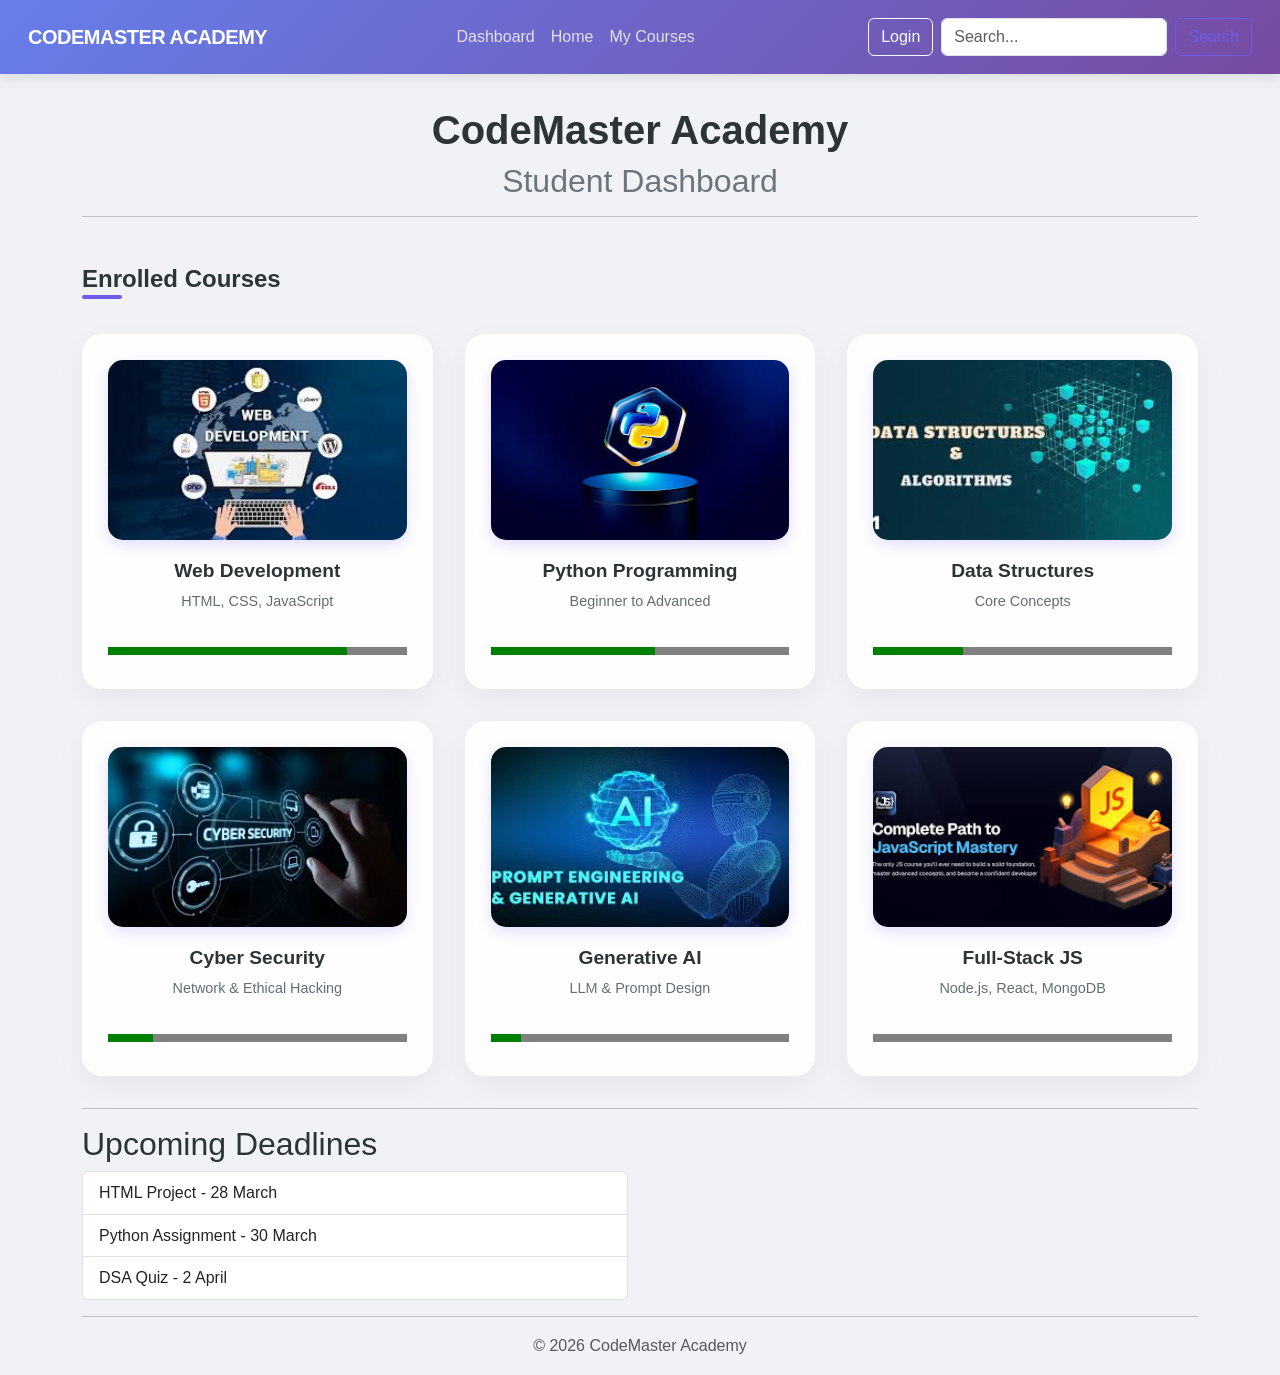
<file: index.html>
<!DOCTYPE html>
<html lang="en">

<head>
    <meta charset="UTF-8">
    <meta name="viewport" content="width=device-width, initial-scale=1.0">
    <title>CodeMaster Academy Dashboard</title>
    <link href="https://cdn.jsdelivr.net/npm/bootstrap@5.3.0/dist/css/bootstrap.min.css" rel="stylesheet">
    <link rel="stylesheet" href="style.css">
</head>

<body>

    <nav class="navbar navbar-expand-lg navbar-dark bg-dark">
        <div class="container-fluid">
            <a class="navbar-brand" href="#">CodeMaster Academy</a>
            <button class="navbar-toggler" type="button" data-bs-toggle="collapse"
                data-bs-target="#navbarSupportedContent">
                <span class="navbar-toggler-icon"></span>
            </button>
            <div class="collapse navbar-collapse" id="navbarSupportedContent">
                <ul class="navbar-nav ms-auto">
                    <li class="nav-item"><a class="nav-link" href="index.html">Dashboard</a></li>

                </ul>
                <ul class="navbar-nav me-auto mb-2 mb-lg-0">
                    <li class="nav-item"><a class="nav-link" href="home.html">Home</a></li>

                    <li class="nav-item"><a class="nav-link active" href="index.html">My Courses</a></li>
                </ul>
                <button class="btn btn-outline-light me-2" data-bs-toggle="modal"
                    data-bs-target="#loginModal">Login</button>
                <form class="d-flex">
                    <input class="form-control me-2" type="search" placeholder="Search...">
                    <button class="btn btn-outline-success" type="submit">Search</button>
                </form>
            </div>
        </div>
    </nav>

    <div class="modal fade" id="loginModal" tabindex="-1" aria-labelledby="loginModalLabel" aria-hidden="true">
        <div class="modal-dialog">
            <div class="modal-content">
                <div class="modal-header">
                    <h5 class="modal-title" id="loginModalLabel">Student Login</h5>
                    <button type="button" class="btn-close" data-bs-dismiss="modal" aria-label="Close"></button>
                </div>
                <div class="modal-body">
                    <form>
                        <div class="mb-3">
                            <label for="exampleInputEmail1" class="form-label">Email address</label>
                            <input type="email" class="form-control" id="exampleInputEmail1"
                                aria-describedby="emailHelp" required>
                            <div id="emailHelp" class="form-text">We'll never share your email with anyone else.</div>
                        </div>
                        <div class="mb-3">
                            <label for="exampleInputPassword1" class="form-label">Password</label>
                            <input type="password" class="form-control" id="exampleInputPassword1" required>
                        </div>
                        <div class="mb-3 form-check">
                            <input type="checkbox" class="form-check-input" id="exampleCheck1">
                            <label class="form-check-label" for="exampleCheck1">Remember Me</label>
                        </div>
                        <button type="submit" class="btn btn-primary w-100">Submit</button>
                    </form>
                </div>
            </div>
        </div>
    </div>

    <div class="container mt-4">
        <h1 class="text-center">CodeMaster Academy</h1>
        <h2 class="text-center text-secondary">Student Dashboard</h2>
        <hr>

        <h2 class="section-title">Enrolled Courses</h2>
        <div class="course-container">
            <a href="web.html" target="_blank" class="course-link">
                <div class="course-card">
                    <img src="webdev.jpeg" alt="Web Dev">
                    <h3>Web Development</h3>
                    <p>HTML, CSS, JavaScript</p>
                    <progress value="80" max="100"></progress>
                </div>
            </a>

            <a href="python.html" target="_blank" class="course-link">
                <div class="course-card">
                    <img src="python.jpeg" alt="Python">
                    <h3>Python Programming</h3>
                    <p>Beginner to Advanced</p>
                    <progress value="55" max="100"></progress>
                </div>
            </a>

            <a href="datastr.html" target="_blank" class="course-link"> 
                <div class="course-card">
                    <img src="datastr.jpeg" alt="DSA">
                    <h3>Data Structures</h3>
                    <p>Core Concepts</p>
                    <progress value="30" max="100"></progress>
                </div>
            </a>

            <a href="cyber-security.html" target="_blank" class="course-link">
                <div class="course-card">
                    <img src="cyber.jpg" alt="Cyber Security">
                    <h3>Cyber Security</h3>
                    <p>Network & Ethical Hacking</p>
                    <progress value="15" max="100"></progress>
                </div>
            </a>

            <a href="genai.html" target="_blank" class="course-link">
                <div class="course-card">
                    <img src="genai.jpg" alt="Generative AI">
                    <h3>Generative AI</h3>
                    <p>LLM & Prompt Design</p>
                    <progress value="10" max="100"></progress>
                </div>
            </a>

            <a href="ja.html" target="_blank" class="course-link">
                <div class="course-card">
                    <img src="ja.jpg" alt="Full Stack JS">
                    <h3>Full-Stack JS</h3>
                    <p>Node.js, React, MongoDB</p>
                    <progress value="0" max="100"></progress>
                </div>
            </a>
        </div>

        <hr>

        <div class="row">
            <div class="col-md-6">
                <h2>Upcoming Deadlines</h2>
                <ul class="list-group">
                    <li class="list-group-item">HTML Project - 28 March</li>
                    <li class="list-group-item">Python Assignment - 30 March</li>
                    <li class="list-group-item">DSA Quiz - 2 April</li>
                </ul>
            </div>

        </div>

        <hr>
        <p class="text-center text-muted">© 2026 CodeMaster Academy</p>
    </div>

    <script src="https://cdn.jsdelivr.net/npm/bootstrap@5.3.0/dist/js/bootstrap.bundle.min.js"></script>
    <script src="script.js"></script>
</body>

</html>
</file>
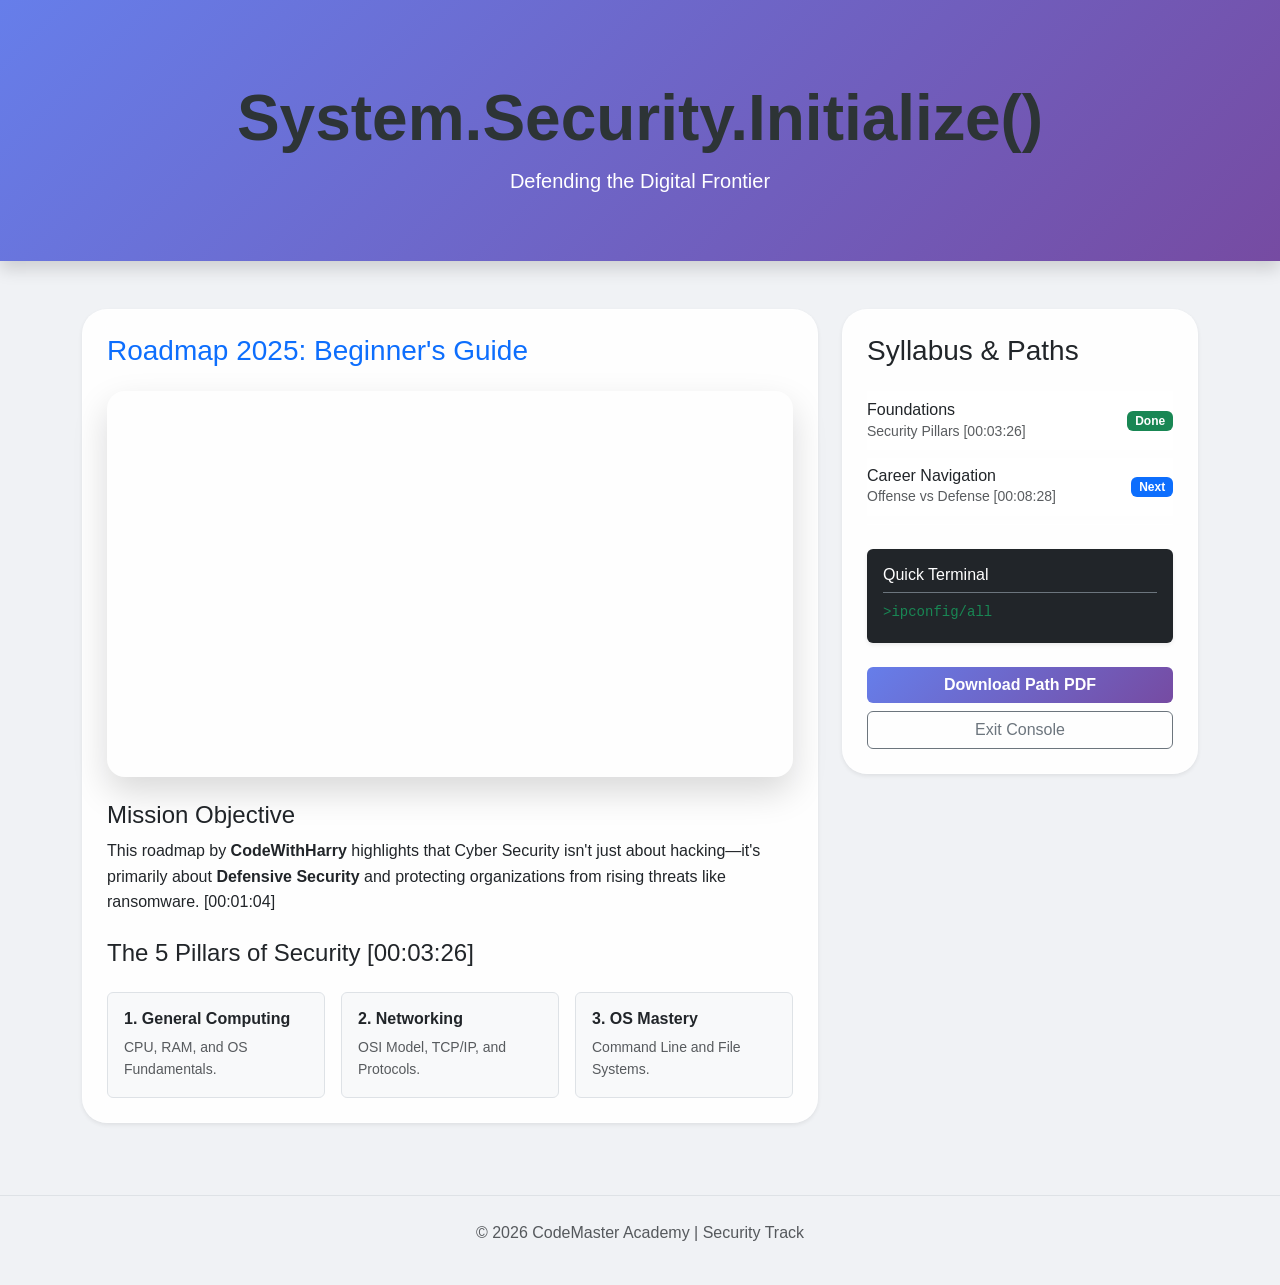
<file: cyber-security.html>
<!DOCTYPE html>
<html lang="en">

<head>
    <meta charset="UTF-8">
    <meta name="viewport" content="width=device-width, initial-scale=1.0">
    <title>Cyber Security | CodeMaster Academy</title>
    <link href="https://cdn.jsdelivr.net/npm/bootstrap@5.3.0/dist/css/bootstrap.min.css" rel="stylesheet">
    <link rel="stylesheet" href="style.css">
</head>

<body>

    <div class="cyber-header text-center shadow py-5 text-white" style="background: var(--primary-gradient);">
        <h1 class="display-3 fw-bold">System.Security.Initialize()</h1>
        <p class="lead">Defending the Digital Frontier</p>
    </div>

    <div class="container my-5">
        <div class="row">
            <div class="col-lg-8">
                <div class="card border-0 shadow-sm p-4 mb-4">
                    <h2 class="h3 mb-4 text-primary">Roadmap 2025: Beginner's Guide</h2>
                    <div class="video-container"
                        style="position: relative; padding-bottom: 56.25%; height: 0; overflow: hidden;">
                        <iframe src="https://www.youtube.com/embed/BLRFduFGrfI" title="Cyber Security Roadmap"
                            style="position: absolute; top: 0; left: 0; width: 100%; height: 100%; border-radius: 15px;"
                            frameborder="0" allowfullscreen>
                        </iframe>
                    </div>

                    <div class="mt-4">
                        <h4>Mission Objective</h4>
                        <p>This roadmap by <strong>CodeWithHarry</strong> highlights that Cyber Security isn't just
                            about hacking—it's primarily about <strong>Defensive Security</strong> and protecting
                            organizations from rising threats like ransomware. [00:01:04]</p>

                        <h4 class="mt-4">The 5 Pillars of Security [00:03:26]</h4>
                        <div class="row g-3 mt-1">
                            <div class="col-md-4">
                                <div class="p-3 border rounded h-100 bg-light">
                                    <h6 class="fw-bold">1. General Computing</h6>
                                    <p class="small text-muted mb-0">CPU, RAM, and OS Fundamentals.</p>
                                </div>
                            </div>
                            <div class="col-md-4">
                                <div class="p-3 border rounded h-100 bg-light">
                                    <h6 class="fw-bold">2. Networking</h6>
                                    <p class="small text-muted mb-0">OSI Model, TCP/IP, and Protocols.</p>
                                </div>
                            </div>
                            <div class="col-md-4">
                                <div class="p-3 border rounded h-100 bg-light">
                                    <h6 class="fw-bold">3. OS Mastery</h6>
                                    <p class="small text-muted mb-0">Command Line and File Systems.</p>
                                </div>
                            </div>
                        </div>
                    </div>
                </div>
            </div>

            <div class="col-lg-4">
                <div class="card border-0 shadow-sm p-4 mb-4 sticky-top" style="top: 20px;">
                    <h3 class="mb-4">Syllabus & Paths</h3>

                    <div class="list-group list-group-flush">
                        <div
                            class="list-group-item d-flex justify-content-between align-items-center border-0 px-0 mb-2">
                            <div>
                                <h6 class="mb-0">Foundations</h6>
                                <p class="small text-muted mb-0">Security Pillars [00:03:26]</p>
                            </div>
                            <span class="badge bg-success">Done</span>
                        </div>
                        <div
                            class="list-group-item d-flex justify-content-between align-items-center border-0 px-0 mb-2">
                            <div>
                                <h6 class="mb-0">Career Navigation</h6>
                                <p class="small text-muted mb-0">Offense vs Defense [00:08:28]</p>
                            </div>
                            <span class="badge bg-primary">Next</span>
                        </div>
                    </div>

                    <div class="mt-4 p-3 bg-dark text-success rounded shadow-sm">
                        <h6 class="text-white border-bottom border-secondary pb-2">Quick Terminal</h6>
                        <code class="d-block mb-1 text-success">> ipconfig /all</code>
                        <code class="d-block mb-1 text-success">> netstat -ano</code>
                        <code class="d-block text-success">> whoami</code>
                    </div>

                    <div class="d-grid gap-2 mt-4">
                        <button class="btn btn-primary fw-bold">Download Path PDF</button>
                        <button class="btn btn-outline-secondary" onclick="window.close()">Exit Console</button>
                    </div>
                </div>
            </div>
        </div>
    </div>

    <footer class="text-center py-4 text-muted border-top">
        <p>© 2026 CodeMaster Academy | Security Track</p>
    </footer>
<script src="script.js"></script>
</body>

</html>
</file>
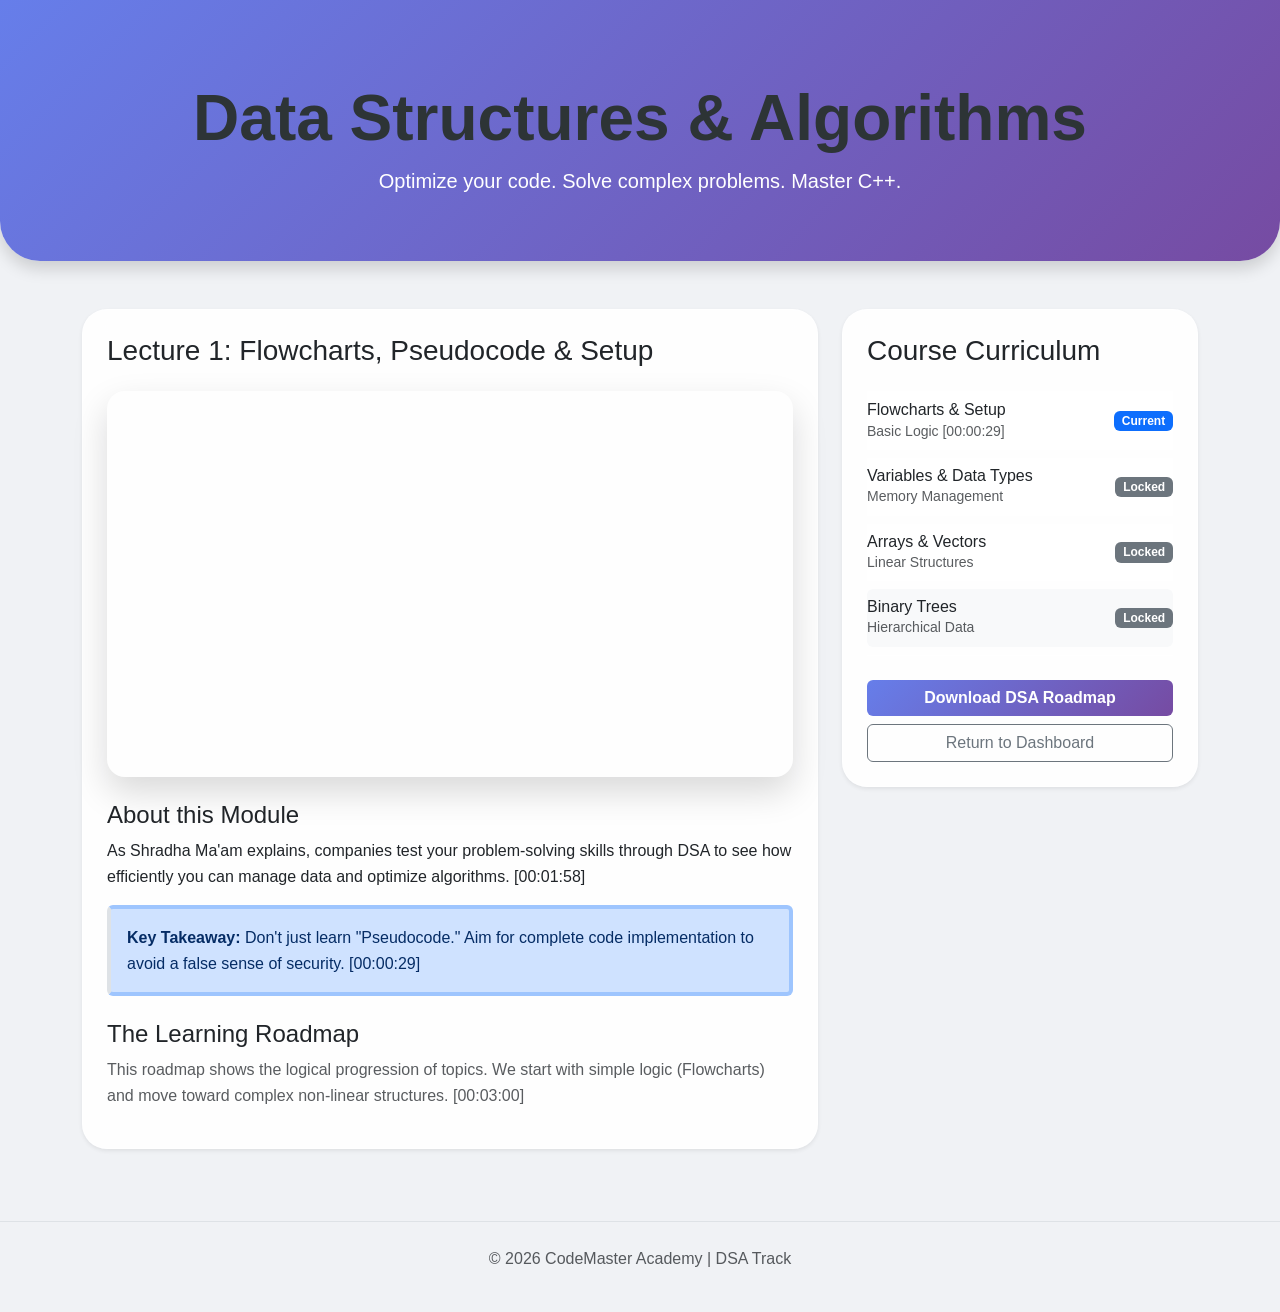
<file: datastr.html>
<!DOCTYPE html>
<html lang="en">

<head>
    <meta charset="UTF-8">
    <meta name="viewport" content="width=device-width, initial-scale=1.0">
    <title>Data Structures & Algorithms | CodeMaster Academy</title>
    <link href="https://cdn.jsdelivr.net/npm/bootstrap@5.3.0/dist/css/bootstrap.min.css" rel="stylesheet">
    <link rel="stylesheet" href="style.css">
</head>

<body>

    <div class="dsa-header text-center shadow py-5 text-white" style="background: var(--primary-gradient);">
        <h1 class="display-3 fw-bold">Data Structures & Algorithms</h1>
        <p class="lead">Optimize your code. Solve complex problems. Master C++.</p>
    </div>

    <div class="container my-5">
        <div class="row">
            <div class="col-lg-8">
                <div class="card border-0 shadow-sm p-4 mb-4">
                    <h2 class="h3 mb-4">Lecture 1: Flowcharts, Pseudocode & Setup</h2>
                    <div class="video-container"
                        style="position: relative; padding-bottom: 56.25%; height: 0; overflow: hidden;">
                        <iframe src="https://www.youtube.com/embed/VTLCoHnyACE" title="DSA Lecture 1"
                            style="position: absolute; top: 0; left: 0; width: 100%; height: 100%; border-radius: 15px;"
                            frameborder="0" allowfullscreen>
                        </iframe>
                    </div>

                    <div class="mt-4">
                        <h4>About this Module</h4>
                        <p>As Shradha Ma'am explains, companies test your problem-solving skills through DSA to see how
                            efficiently you can manage data and optimize algorithms. [00:01:58]</p>

                        <div class="alert alert-primary border-start border-4">
                            <strong>Key Takeaway:</strong> Don't just learn "Pseudocode." Aim for complete code
                            implementation to avoid a false sense of security. [00:00:29]
                        </div>

                        <div class="mt-4">
                            <h4>The Learning Roadmap</h4>
                            <p class="text-muted">This roadmap shows the logical progression of topics. We start with
                                simple logic (Flowcharts) and move toward complex non-linear structures. [00:03:00]</p>
                        </div>
                    </div>
                </div>
            </div>

            <div class="col-lg-4">
                <div class="card border-0 shadow-sm p-4 sticky-top" style="top: 20px;">
                    <h3 class="mb-4">Course Curriculum</h3>

                    <div class="list-group list-group-flush">
                        <div
                            class="list-group-item d-flex justify-content-between align-items-center border-0 px-0 mb-2">
                            <div>
                                <h6 class="mb-0">Flowcharts & Setup</h6>
                                <p class="small text-muted mb-0">Basic Logic [00:00:29]</p>
                            </div>
                            <span class="badge bg-primary">Current</span>
                        </div>
                        <div
                            class="list-group-item d-flex justify-content-between align-items-center border-0 px-0 mb-2">
                            <div>
                                <h6 class="mb-0">Variables & Data Types</h6>
                                <p class="small text-muted mb-0">Memory Management</p>
                            </div>
                            <span class="badge bg-secondary">Locked</span>
                        </div>
                        <div
                            class="list-group-item d-flex justify-content-between align-items-center border-0 px-0 mb-2">
                            <div>
                                <h6 class="mb-0">Arrays & Vectors</h6>
                                <p class="small text-muted mb-0">Linear Structures</p>
                            </div>
                            <span class="badge bg-secondary">Locked</span>
                        </div>
                        <div
                            class="list-group-item d-flex justify-content-between align-items-center border-0 px-0 mb-2 bg-light p-2 rounded">
                            <div>
                                <h6 class="mb-0">Binary Trees</h6>
                                <p class="small text-muted mb-0">Hierarchical Data</p>
                            </div>
                            <span class="badge bg-secondary">Locked</span>
                        </div>
                    </div>

                    <div class="d-grid gap-2 mt-4">
                        <button class="btn btn-primary fw-bold">Download DSA Roadmap</button>
                        <button class="btn btn-outline-secondary" onclick="window.close()">Return to Dashboard</button>
                    </div>
                </div>
            </div>
        </div>
    </div>

    <footer class="text-center py-4 text-muted border-top">
        <p>© 2026 CodeMaster Academy | DSA Track</p>
    </footer>
<script src="script.js"></script>
</body>

</html>
</file>
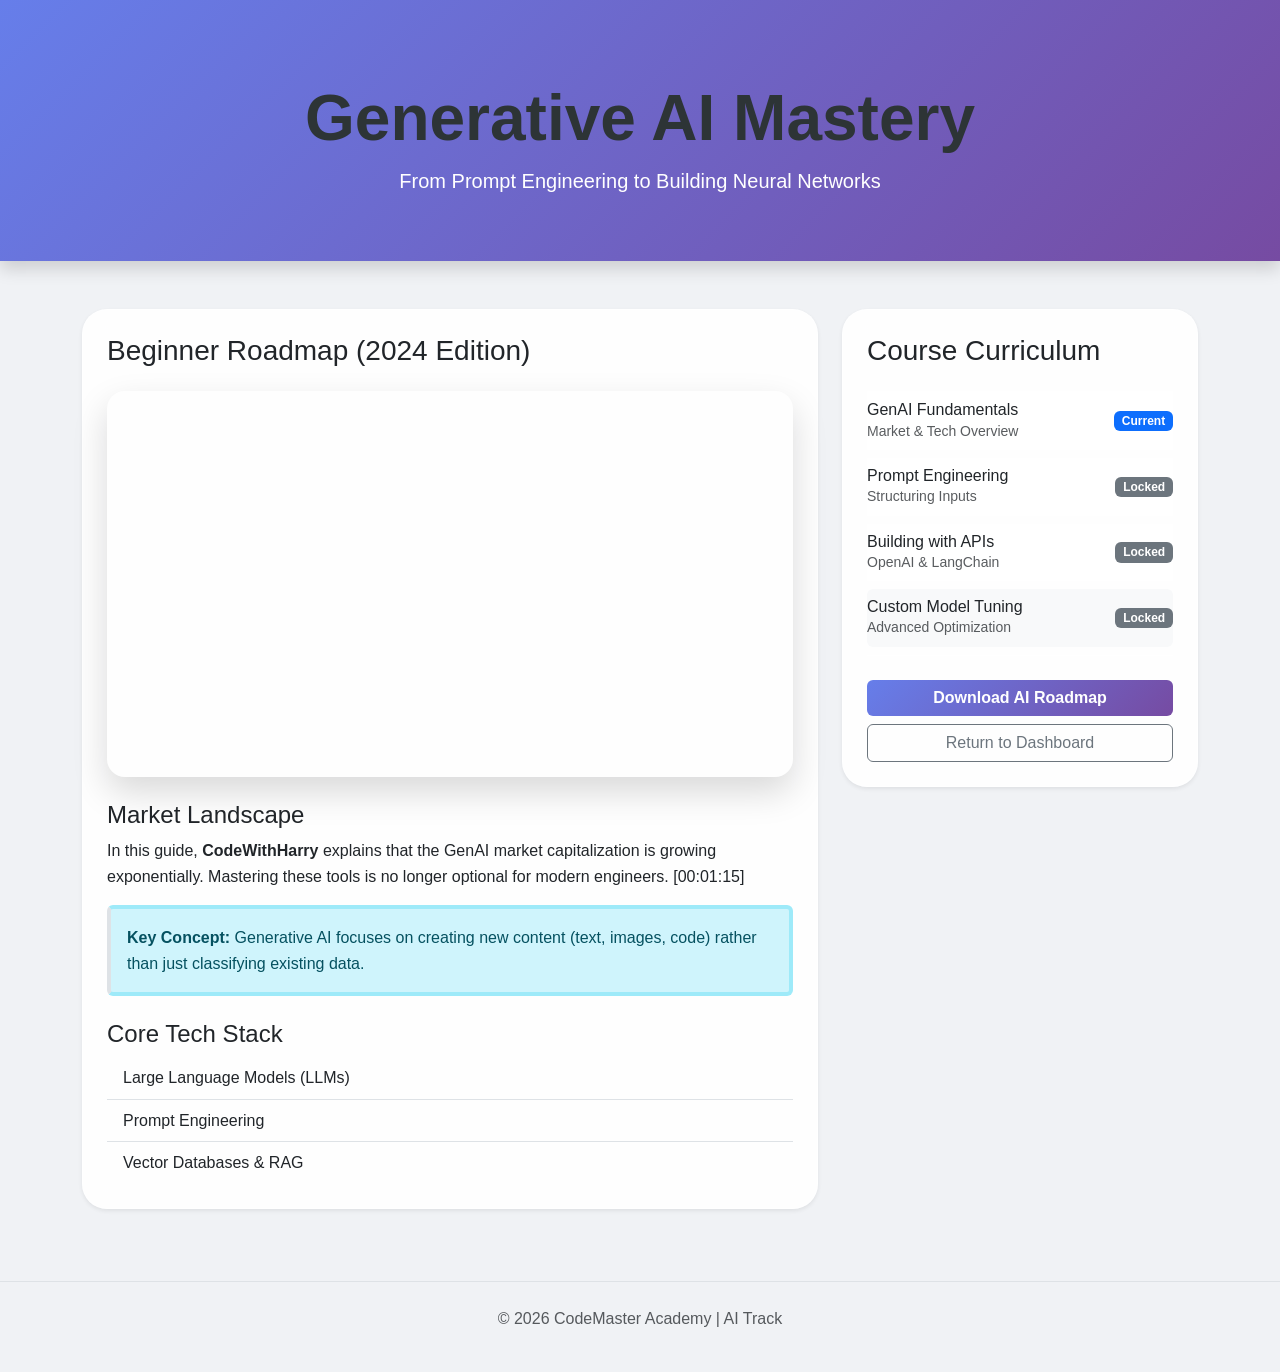
<file: genai.html>
<!DOCTYPE html>
<html lang="en">

<head>
    <meta charset="UTF-8">
    <meta name="viewport" content="width=device-width, initial-scale=1.0">
    <title>Generative AI | CodeMaster Academy</title>
    <link href="https://cdn.jsdelivr.net/npm/bootstrap@5.3.0/dist/css/bootstrap.min.css" rel="stylesheet">
    <link rel="stylesheet" href="style.css">
</head>

<body>

    <div class="ai-header text-center shadow py-5 text-white" style="background: var(--primary-gradient);">
        <h1 class="display-3 fw-bold">Generative AI Mastery</h1>
        <p class="lead">From Prompt Engineering to Building Neural Networks</p>
    </div>

    <div class="container my-5">
        <div class="row">
            <div class="col-lg-8">
                <div class="card border-0 shadow-sm p-4 mb-4">
                    <h2 class="h3 mb-4">Beginner Roadmap (2024 Edition)</h2>
                    <div class="video-container"
                        style="position: relative; padding-bottom: 56.25%; height: 0; overflow: hidden;">
                        <iframe src="https://www.youtube.com/embed/lv7ka-8FscI" title="GenAI Roadmap"
                            style="position: absolute; top: 0; left: 0; width: 100%; height: 100%; border-radius: 15px;"
                            frameborder="0" allowfullscreen>
                        </iframe>
                    </div>

                    <div class="mt-4">
                        <h4>Market Landscape</h4>
                        <p>In this guide, <strong>CodeWithHarry</strong> explains that the GenAI market capitalization
                            is growing exponentially. Mastering these tools is no longer optional for modern engineers.
                            [00:01:15]</p>

                        <div class="alert alert-info border-start border-4">
                            <strong>Key Concept:</strong> Generative AI focuses on creating new content (text, images,
                            code) rather than just classifying existing data.
                        </div>

                        <h4 class="mt-4">Core Tech Stack</h4>
                        <ul class="list-group list-group-flush bg-transparent">
                            <li class="list-group-item bg-transparent">Large Language Models (LLMs)</li>
                            <li class="list-group-item bg-transparent">Prompt Engineering</li>
                            <li class="list-group-item bg-transparent">Vector Databases & RAG</li>
                        </ul>
                    </div>
                </div>
            </div>

            <div class="col-lg-4">
                <div class="card border-0 shadow-sm p-4 sticky-top" style="top: 20px;">
                    <h3 class="mb-4">Course Curriculum</h3>

                    <div class="list-group list-group-flush">
                        <div
                            class="list-group-item d-flex justify-content-between align-items-center border-0 px-0 mb-2">
                            <div>
                                <h6 class="mb-0">GenAI Fundamentals</h6>
                                <p class="small text-muted mb-0">Market & Tech Overview</p>
                            </div>
                            <span class="badge bg-primary">Current</span>
                        </div>
                        <div
                            class="list-group-item d-flex justify-content-between align-items-center border-0 px-0 mb-2">
                            <div>
                                <h6 class="mb-0">Prompt Engineering</h6>
                                <p class="small text-muted mb-0">Structuring Inputs</p>
                            </div>
                            <span class="badge bg-secondary">Locked</span>
                        </div>
                        <div
                            class="list-group-item d-flex justify-content-between align-items-center border-0 px-0 mb-2">
                            <div>
                                <h6 class="mb-0">Building with APIs</h6>
                                <p class="small text-muted mb-0">OpenAI & LangChain</p>
                            </div>
                            <span class="badge bg-secondary">Locked</span>
                        </div>
                        <div
                            class="list-group-item d-flex justify-content-between align-items-center border-0 px-0 mb-2 bg-light p-2 rounded">
                            <div>
                                <h6 class="mb-0">Custom Model Tuning</h6>
                                <p class="small text-muted mb-0">Advanced Optimization</p>
                            </div>
                            <span class="badge bg-secondary">Locked</span>
                        </div>
                    </div>

                    <div class="d-grid gap-2 mt-4">
                        <button class="btn btn-primary fw-bold">Download AI Roadmap</button>
                        <button class="btn btn-outline-secondary" onclick="window.close()">Return to Dashboard</button>
                    </div>
                </div>
            </div>
        </div>
    </div>

    <footer class="text-center py-4 text-muted border-top">
        <p>© 2026 CodeMaster Academy | AI Track</p>
    </footer>
<script src="script.js"></script>
</body>

</html>
</file>
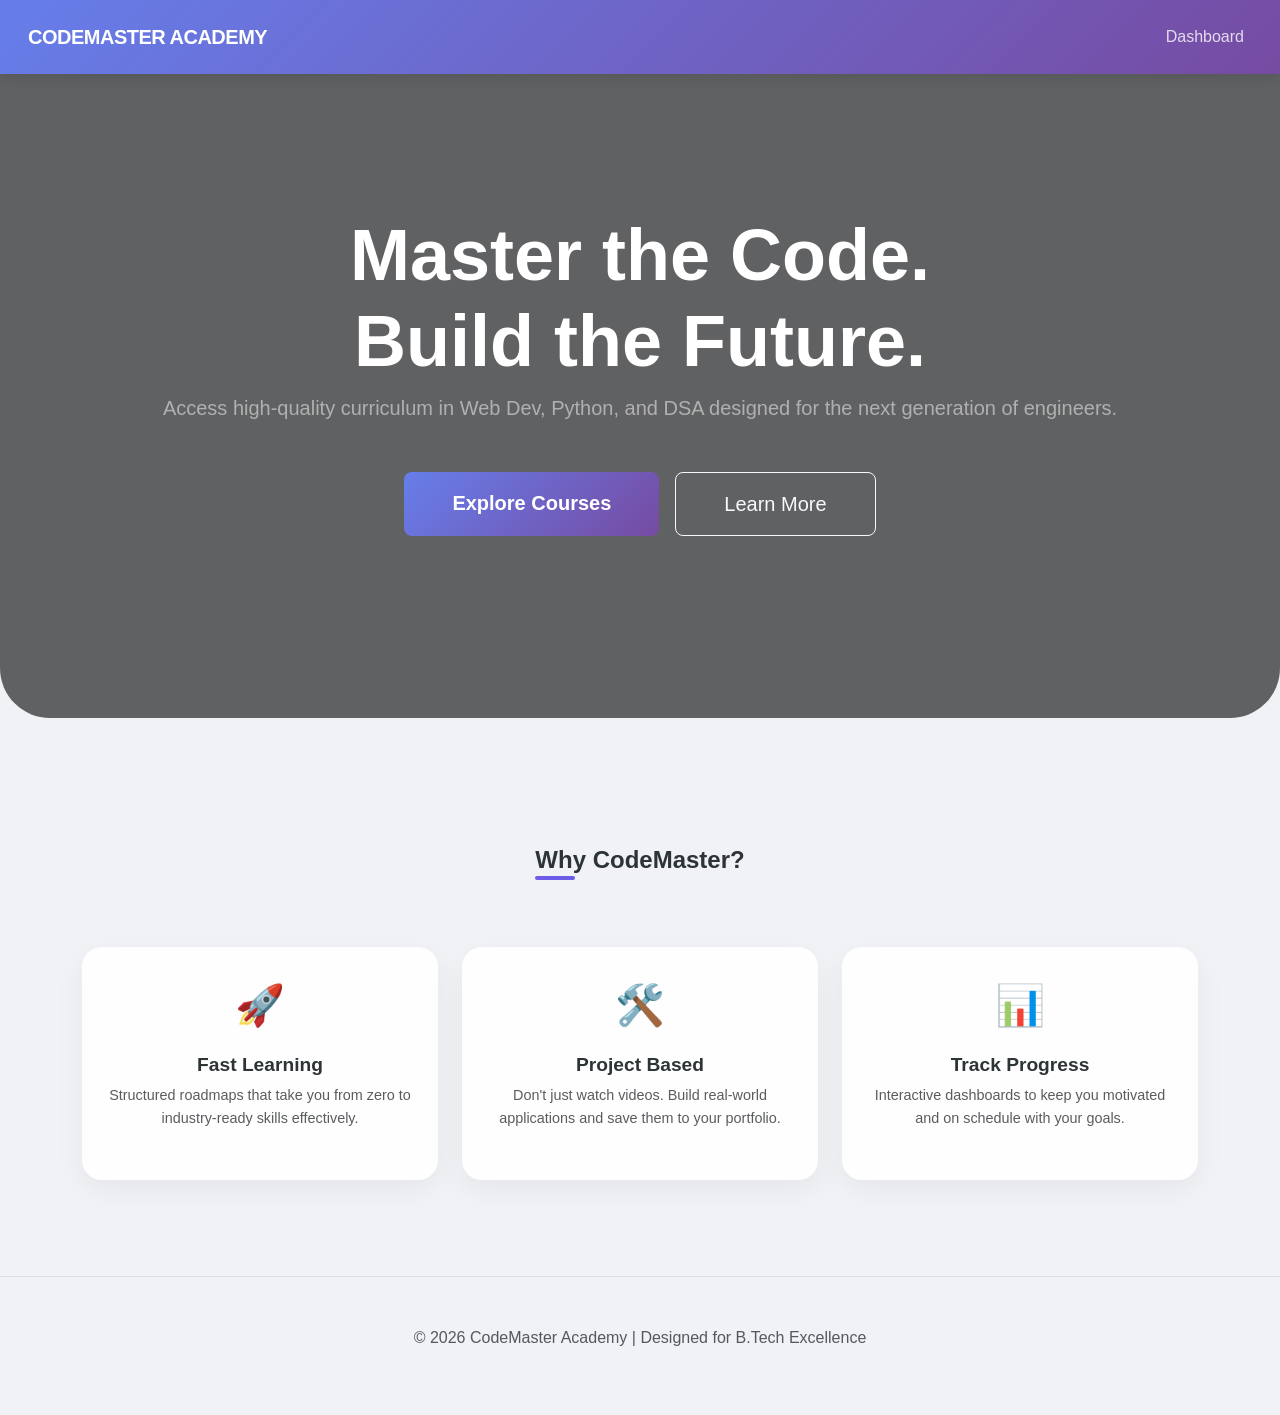
<file: home.html>
<!DOCTYPE html>
<html lang="en">

<head>
    <meta charset="UTF-8">
    <meta name="viewport" content="width=device-width, initial-scale=1.0">
    <title>Welcome to CodeMaster Academy</title>
    <link href="https://cdn.jsdelivr.net/npm/bootstrap@5.3.0/dist/css/bootstrap.min.css" rel="stylesheet">
    <link rel="stylesheet" href="style.css">
</head>

<body>

    <nav class="navbar navbar-expand-lg navbar-dark sticky-top">
        <div class="container-fluid">
            <a class="navbar-brand" href="#">CodeMaster Academy</a>
            <div class="collapse navbar-collapse" id="navbarNav">
                <ul class="navbar-nav ms-auto">
                    <li class="nav-item"><a class="nav-link" href="index.html">Dashboard</a></li>
                </ul>
            </div>
        </div>
    </nav>

    <header class="home-hero text-center d-flex align-items-center justify-content-center">
        <div class="container">
            <h1 class="display-2 fw-bold text-white">Master the Code. <br>Build the Future.</h1>
            <p class="lead text-white-50 mb-5">Access high-quality curriculum in Web Dev, Python, and DSA designed for
                the next generation of engineers.</p>
            <div class="d-flex justify-content-center gap-3">
                <a href="index.html" class="btn btn-primary btn-lg px-5 py-3">Explore Courses</a>
                <button class="btn btn-outline-light btn-lg px-5 py-3">Learn More</button>
            </div>
        </div>
    </header>

    <section class="container my-5 py-5">
        <div class="text-center mb-5">
            <h2 class="section-title">Why CodeMaster?</h2>
        </div>
        <div class="row g-4 text-center">
            <div class="col-md-4">
                <div class="course-card p-4 h-100">
                    <div class="fs-1 mb-3">🚀</div>
                    <h3>Fast Learning</h3>
                    <p class="text-muted">Structured roadmaps that take you from zero to industry-ready skills
                        effectively.</p>
                </div>
            </div>
            <div class="col-md-4">
                <div class="course-card p-4 h-100">
                    <div class="fs-1 mb-3">🛠️</div>
                    <h3>Project Based</h3>
                    <p class="text-muted">Don't just watch videos. Build real-world applications and save them to your
                        portfolio.</p>
                </div>
            </div>
            <div class="col-md-4">
                <div class="course-card p-4 h-100">
                    <div class="fs-1 mb-3">📊</div>
                    <h3>Track Progress</h3>
                    <p class="text-muted">Interactive dashboards to keep you motivated and on schedule with your goals.
                    </p>
                </div>
            </div>
        </div>
    </section>

    <footer class="text-center py-5 border-top">
        <p class="text-muted">© 2026 CodeMaster Academy | Designed for B.Tech Excellence</p>
    </footer>
<script src="script.js"></script>
</body>

</html>
</file>
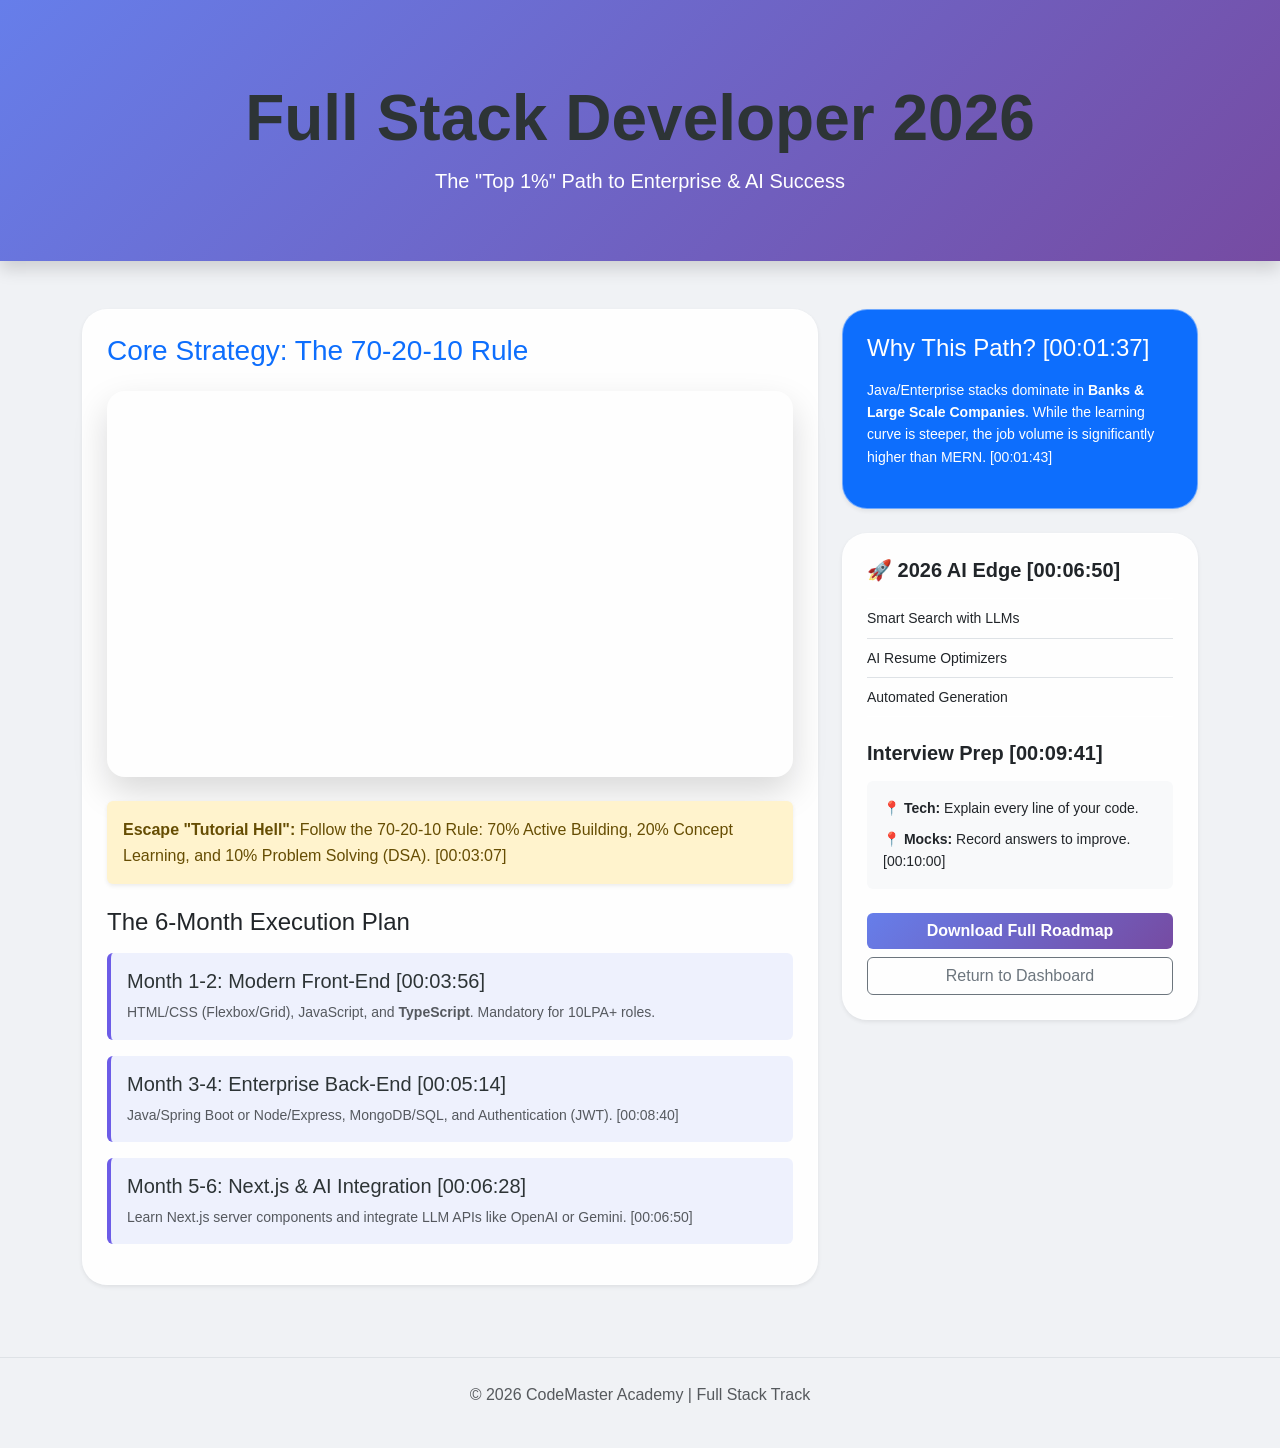
<file: ja.html>
<!DOCTYPE html>
<html lang="en">

<head>
    <meta charset="UTF-8">
    <meta name="viewport" content="width=device-width, initial-scale=1.0">
    <title>Full Stack Roadmap 2026 | CodeMaster Academy</title>
    <link href="https://cdn.jsdelivr.net/npm/bootstrap@5.3.0/dist/css/bootstrap.min.css" rel="stylesheet">
    <link rel="stylesheet" href="style.css">
</head>

<body>

    <div class="roadmap-header text-center shadow py-5 text-white" style="background: var(--primary-gradient);">
        <h1 class="display-3 fw-bold">Full Stack Developer 2026</h1>
        <p class="lead">The "Top 1%" Path to Enterprise & AI Success</p>
    </div>

    <div class="container my-5">
        <div class="row">
            <div class="col-lg-8">
                <div class="card border-0 shadow-sm p-4 mb-4">
                    <h2 class="h3 mb-4 text-primary">Core Strategy: The 70-20-10 Rule</h2>
                    <div class="video-container"
                        style="position: relative; padding-bottom: 56.25%; height: 0; overflow: hidden;">
                        <iframe src="https://www.youtube.com/embed/4ZeaME2NEQI" title="Full Stack Roadmap 2026"
                            style="position: absolute; top: 0; left: 0; width: 100%; height: 100%; border-radius: 15px;"
                            frameborder="0" allowfullscreen>
                        </iframe>
                    </div>

                    <div class="mt-4">
                        <div class="alert alert-warning border-0 shadow-sm">
                            <strong>Escape "Tutorial Hell":</strong> Follow the 70-20-10 Rule: 70% Active Building, 20%
                            Concept Learning, and 10% Problem Solving (DSA). [00:03:07]
                        </div>

                        <h4 class="mt-4 mb-3">The 6-Month Execution Plan</h4>

                        <div class="p-3 mb-3 border-start border-4 border-primary bg-light rounded">
                            <h5>Month 1-2: Modern Front-End [00:03:56]</h5>
                            <p class="small text-muted mb-0">HTML/CSS (Flexbox/Grid), JavaScript, and
                                <strong>TypeScript</strong>. Mandatory for 10LPA+ roles.
                            </p>
                        </div>

                        <div class="p-3 mb-3 border-start border-4 border-primary bg-light rounded">
                            <h5>Month 3-4: Enterprise Back-End [00:05:14]</h5>
                            <p class="small text-muted mb-0">Java/Spring Boot or Node/Express, MongoDB/SQL, and
                                Authentication (JWT). [00:08:40]</p>
                        </div>

                        <div class="p-3 mb-3 border-start border-4 border-primary bg-light rounded">
                            <h5>Month 5-6: Next.js & AI Integration [00:06:28]</h5>
                            <p class="small text-muted mb-0">Learn Next.js server components and integrate LLM APIs like
                                OpenAI or Gemini. [00:06:50]</p>
                        </div>
                    </div>
                </div>
            </div>

            <div class="col-lg-4">
                <div class="card border-0 shadow-sm p-4 mb-4 bg-primary text-white">
                    <h4>Why This Path? [00:01:37]</h4>
                    <p class="small mt-2">Java/Enterprise stacks dominate in <strong>Banks & Large Scale
                            Companies</strong>. While the learning curve is steeper, the job volume is significantly
                        higher than MERN. [00:01:43]</p>
                </div>

                <div class="card border-0 shadow-sm p-4 mb-4 sticky-top" style="top: 20px;">
                    <h5 class="fw-bold mb-3">🚀 2026 AI Edge [00:06:50]</h5>
                    <ul class="list-group list-group-flush mb-4">
                        <li class="list-group-item px-0 bg-transparent small">Smart Search with LLMs</li>
                        <li class="list-group-item px-0 bg-transparent small">AI Resume Optimizers</li>
                        <li class="list-group-item px-0 bg-transparent small">Automated Generation</li>
                    </ul>

                    <h5 class="fw-bold mb-3">Interview Prep [00:09:41]</h5>
                    <div class="bg-light p-3 rounded">
                        <p class="small mb-2">📍 <strong>Tech:</strong> Explain every line of your code.</p>
                        <p class="small mb-0">📍 <strong>Mocks:</strong> Record answers to improve. [00:10:00]</p>
                    </div>

                    <div class="d-grid gap-2 mt-4">
                        <button class="btn btn-primary fw-bold">Download Full Roadmap</button>
                        <button class="btn btn-outline-secondary" onclick="window.close()">Return to Dashboard</button>
                    </div>
                </div>
            </div>
        </div>
    </div>

    <footer class="text-center py-4 text-muted border-top">
        <p>© 2026 CodeMaster Academy | Full Stack Track</p>
    </footer>
<script src="script.js"></script>
</body>

</html>
</file>
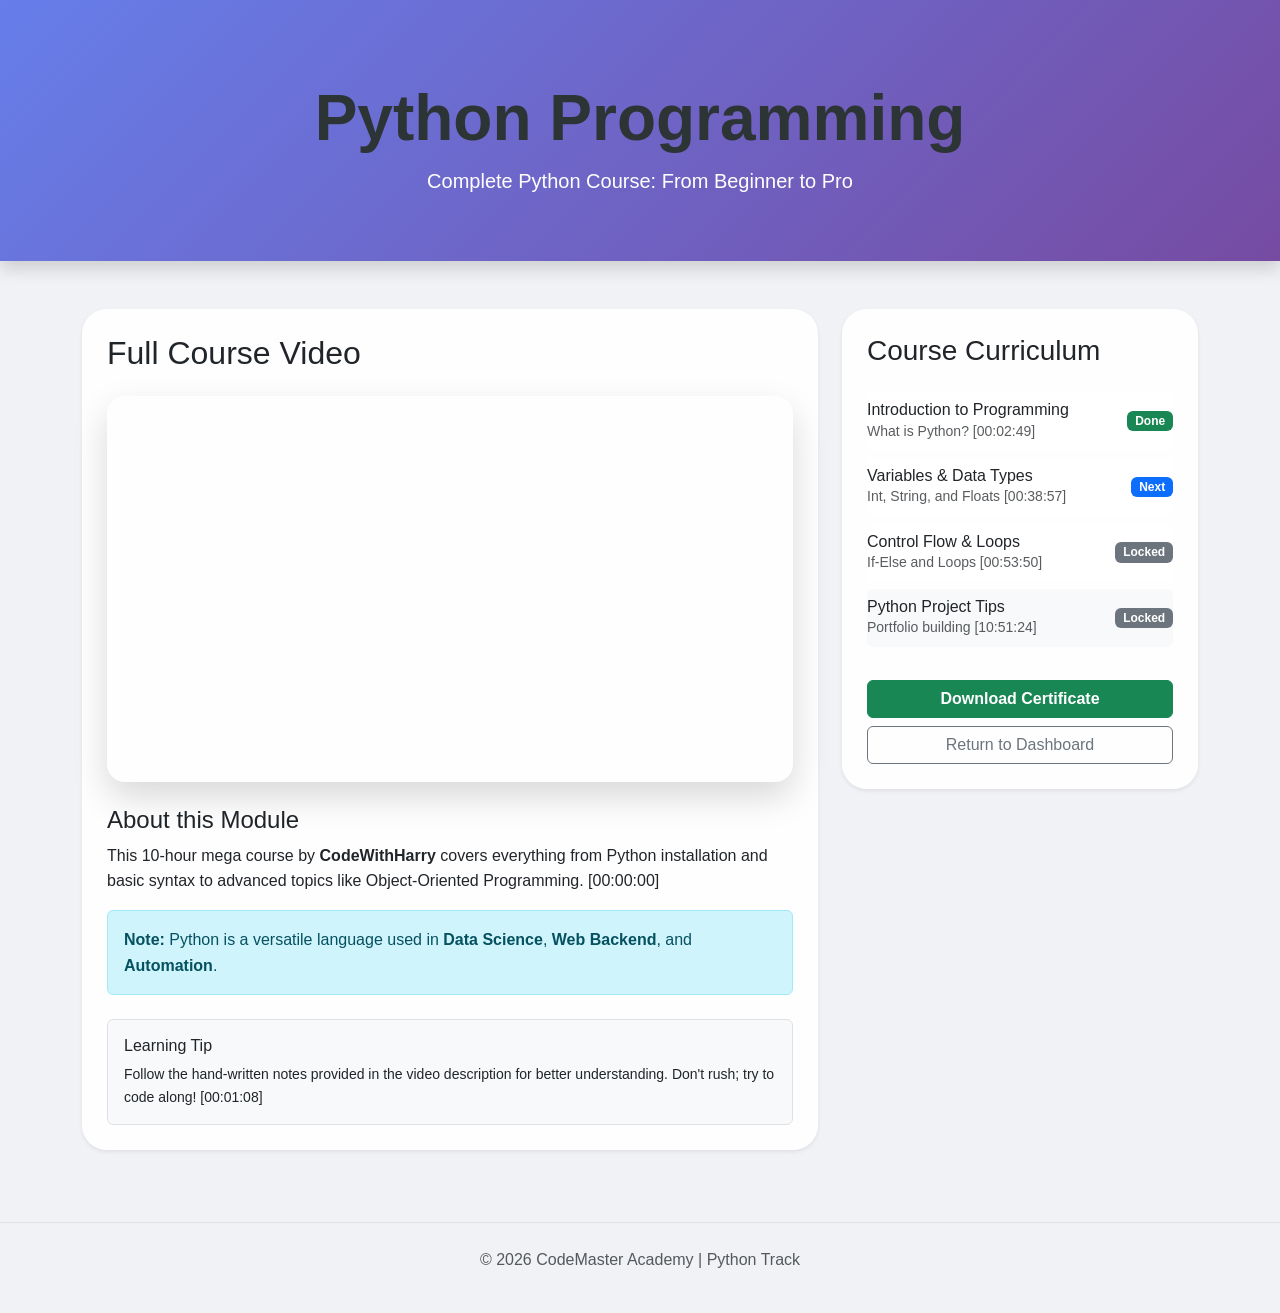
<file: python.html>
<!DOCTYPE html>
<html lang="en">

<head>
    <meta charset="UTF-8">
    <meta name="viewport" content="width=device-width, initial-scale=1.0">
    <title>Python Programming | CodeMaster Academy</title>
    <link href="https://cdn.jsdelivr.net/npm/bootstrap@5.3.0/dist/css/bootstrap.min.css" rel="stylesheet">
    <link rel="stylesheet" href="style.css">
</head>

<body>

    <div class="python-header text-center shadow py-5 text-white" style="background: var(--primary-gradient);">
        <h1 class="display-3 fw-bold">Python Programming</h1>
        <p class="lead">Complete Python Course: From Beginner to Pro</p>
    </div>

    <div class="container my-5">
        <div class="row">
            <div class="col-lg-8">
                <div class="card border-0 shadow-sm p-4 mb-4">
                    <h2 class="mb-4">Full Course Video</h2>
                    <div class="video-container"
                        style="position: relative; padding-bottom: 56.25%; height: 0; overflow: hidden;">
                        <iframe src="https://www.youtube.com/embed/UrsmFxEIp5k" title="Python Tutorial For Beginners"
                            style="position: absolute; top: 0; left: 0; width: 100%; height: 100%; border-radius: 15px;"
                            frameborder="0"
                            allow="accelerometer; autoplay; clipboard-write; encrypted-media; gyroscope; picture-in-picture"
                            allowfullscreen>
                        </iframe>
                    </div>
                    <div class="mt-4">
                        <h4>About this Module</h4>
                        <p>This 10-hour mega course by <strong>CodeWithHarry</strong> covers everything from Python
                            installation and basic syntax to advanced topics like Object-Oriented Programming.
                            [00:00:00]</p>

                        <div class="alert alert-info">
                            <strong>Note:</strong> Python is a versatile language used in
                            <strong>Data Science</strong>, <strong>Web Backend</strong>, and
                            <strong>Automation</strong>.
                        </div>

                        <div class="mt-4 p-3 bg-light border rounded">
                            <h6><i class="bi bi-info-circle"></i> Learning Tip</h6>
                            <p class="small mb-0">Follow the hand-written notes provided in the video description for
                                better understanding. Don't rush; try to code along! [00:01:08]</p>
                        </div>
                    </div>
                </div>
            </div>

            <div class="col-lg-4">
                <div class="card border-0 shadow-sm p-4 sticky-top" style="top: 20px;">
                    <h3 class="mb-4">Course Curriculum</h3>

                    <div class="list-group list-group-flush">
                        <div
                            class="list-group-item d-flex justify-content-between align-items-center border-0 px-0 mb-2">
                            <div>
                                <h6 class="mb-0">Introduction to Programming</h6>
                                <p class="small text-muted mb-0">What is Python? [00:02:49]</p>
                            </div>
                            <span class="badge bg-success">Done</span>
                        </div>
                        <div
                            class="list-group-item d-flex justify-content-between align-items-center border-0 px-0 mb-2">
                            <div>
                                <h6 class="mb-0">Variables & Data Types</h6>
                                <p class="small text-muted mb-0">Int, String, and Floats [00:38:57]</p>
                            </div>
                            <span class="badge bg-primary">Next</span>
                        </div>
                        <div
                            class="list-group-item d-flex justify-content-between align-items-center border-0 px-0 mb-2">
                            <div>
                                <h6 class="mb-0">Control Flow & Loops</h6>
                                <p class="small text-muted mb-0">If-Else and Loops [00:53:50]</p>
                            </div>
                            <span class="badge bg-secondary">Locked</span>
                        </div>
                        <div
                            class="list-group-item d-flex justify-content-between align-items-center border-0 px-0 mb-2 bg-light p-2 rounded">
                            <div>
                                <h6 class="mb-0">Python Project Tips</h6>
                                <p class="small text-muted mb-0">Portfolio building [10:51:24]</p>
                            </div>
                            <span class="badge bg-secondary">Locked</span>
                        </div>
                    </div>

                    <div class="d-grid gap-2 mt-4">
                        <button class="btn btn-success fw-bold">Download Certificate</button>
                        <button class="btn btn-outline-secondary" onclick="window.close()">Return to Dashboard</button>
                    </div>
                </div>
            </div>
        </div>
    </div>

    <footer class="text-center py-4 text-muted border-top">
        <p>© 2026 CodeMaster Academy | Python Track</p>
    </footer>
<script src="script.js"></script>
</body>

</html>
</file>
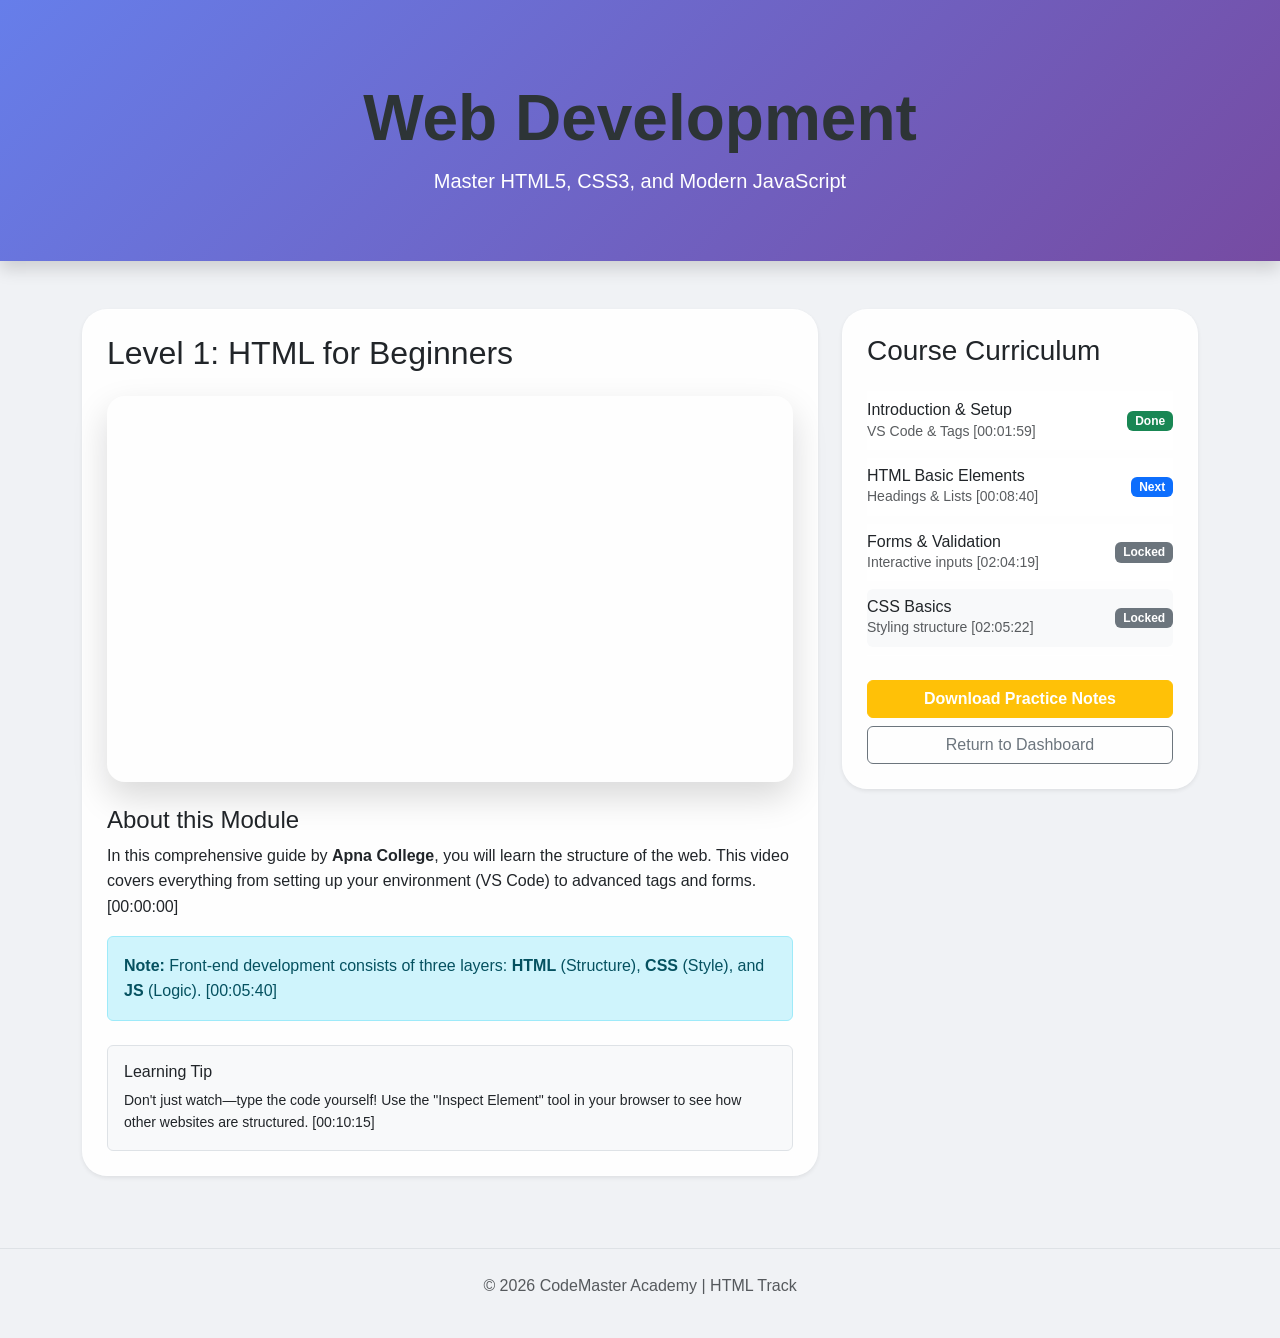
<file: web.html>
<!DOCTYPE html>
<html lang="en">

<head>
    <meta charset="UTF-8">
    <meta name="viewport" content="width=device-width, initial-scale=1.0">
    <title>Web Development | CodeMaster Academy</title>
    <link href="https://cdn.jsdelivr.net/npm/bootstrap@5.3.0/dist/css/bootstrap.min.css" rel="stylesheet">
    <link rel="stylesheet" href="style.css">
</head>

<body>

    <div class="web-header text-center shadow py-5 text-white" style="background: var(--primary-gradient);">
        <h1 class="display-3 fw-bold">Web Development</h1>
        <p class="lead">Master HTML5, CSS3, and Modern JavaScript</p>
    </div>

    <div class="container my-5">
        <div class="row">
            <div class="col-lg-8">
                <div class="card border-0 shadow-sm p-4 mb-4">
                    <h2 class="mb-4">Level 1: HTML for Beginners</h2>
                    <div class="video-container"
                        style="position: relative; padding-bottom: 56.25%; height: 0; overflow: hidden;">
                        <iframe src="https://www.youtube.com/embed/HcOc7P5BMi4" title="HTML Tutorial for Beginners"
                            style="position: absolute; top: 0; left: 0; width: 100%; height: 100%; border-radius: 15px;"
                            frameborder="0"
                            allow="accelerometer; autoplay; clipboard-write; encrypted-media; gyroscope; picture-in-picture"
                            allowfullscreen>
                        </iframe>
                    </div>
                    <div class="mt-4">
                        <h4>About this Module</h4>
                        <p>In this comprehensive guide by <strong>Apna College</strong>, you will learn the structure of
                            the web. This video covers everything from setting up your environment (VS Code) to advanced
                            tags and forms. [00:00:00]</p>

                        <div class="alert alert-info">
                            <strong>Note:</strong> Front-end development consists of three layers:
                            <strong>HTML</strong> (Structure), <strong>CSS</strong> (Style), and <strong>JS</strong>
                            (Logic). [00:05:40]
                        </div>

                        <div class="mt-4 p-3 bg-light border rounded">
                            <h6><i class="bi bi-info-circle"></i> Learning Tip</h6>
                            <p class="small mb-0">Don't just watch—type the code yourself! Use the "Inspect Element"
                                tool in your browser to see how other websites are structured. [00:10:15]</p>
                        </div>
                    </div>
                </div>
            </div>

            <div class="col-lg-4">
                <div class="card border-0 shadow-sm p-4 sticky-top" style="top: 20px;">
                    <h3 class="mb-4">Course Curriculum</h3>

                    <div class="list-group list-group-flush">
                        <div
                            class="list-group-item d-flex justify-content-between align-items-center border-0 px-0 mb-2">
                            <div>
                                <h6 class="mb-0">Introduction & Setup</h6>
                                <p class="small text-muted mb-0">VS Code & Tags [00:01:59]</p>
                            </div>
                            <span class="badge bg-success">Done</span>
                        </div>
                        <div
                            class="list-group-item d-flex justify-content-between align-items-center border-0 px-0 mb-2">
                            <div>
                                <h6 class="mb-0">HTML Basic Elements</h6>
                                <p class="small text-muted mb-0">Headings & Lists [00:08:40]</p>
                            </div>
                            <span class="badge bg-primary">Next</span>
                        </div>
                        <div
                            class="list-group-item d-flex justify-content-between align-items-center border-0 px-0 mb-2">
                            <div>
                                <h6 class="mb-0">Forms & Validation</h6>
                                <p class="small text-muted mb-0">Interactive inputs [02:04:19]</p>
                            </div>
                            <span class="badge bg-secondary">Locked</span>
                        </div>
                        <div
                            class="list-group-item d-flex justify-content-between align-items-center border-0 px-0 mb-2 bg-light p-2 rounded">
                            <div>
                                <h6 class="mb-0">CSS Basics</h6>
                                <p class="small text-muted mb-0">Styling structure [02:05:22]</p>
                            </div>
                            <span class="badge bg-secondary">Locked</span>
                        </div>
                    </div>

                    <div class="d-grid gap-2 mt-4">
                        <button class="btn btn-warning fw-bold text-white">Download Practice Notes</button>
                        <button class="btn btn-outline-secondary" onclick="window.close()">Return to Dashboard</button>
                    </div>
                </div>
            </div>
        </div>
    </div>

    <footer class="text-center py-4 text-muted border-top">
        <p>© 2026 CodeMaster Academy | HTML Track</p>
    </footer>   
<script src="script.js"></script>
</body>

</html>
</file>
<file: style.css>
/* Custom Properties for easy theme management */
:root {
    --primary-gradient: linear-gradient(135deg, #667eea 0%, #764ba2 100%);
    --bg-color: #f0f2f5;
    --card-bg: rgba(255, 255, 255, 0.9);
    --text-main: #2d3436;
    --accent-color: #6c5ce7;
}

body {
    background-color: var(--bg-color);
    font-family: 'Inter', -apple-system, sans-serif;
    color: var(--text-main);
    line-height: 1.6;
}

/* Glassy Navbar */
.navbar {
    background: var(--primary-gradient) !important;
    box-shadow: 0 4px 12px rgba(0,0,0,0.1);
    padding: 0.8rem 2rem;
}

.navbar-brand {
    font-weight: 800;
    letter-spacing: -0.5px;
    text-transform: uppercase;
}

/* Dashboard Header */
h1 {
    font-weight: 800;
    color: #2d3436;
    margin-top: 2rem;
}

.section-title {
    font-size: 1.5rem;
    font-weight: 700;
    margin: 2rem 0 1.5rem;
    position: relative;
    display: inline-block;
}

.section-title::after {
    content: '';
    position: absolute;
    bottom: -5px;
    left: 0;
    width: 40px;
    height: 4px;
    background: var(--accent-color);
    border-radius: 2px;
}

/* Modern Course Grid */
.course-container {
    display: grid;
    grid-template-columns: repeat(auto-fill, minmax(280px, 1fr));
    gap: 2rem;
    padding: 1rem 0;
}

.course-link {
    text-decoration: none;
    transition: all 0.4s cubic-bezier(0.175, 0.885, 0.32, 1.275);
}

.course-link:hover {
    transform: translateY(-10px);
}

/* Glassy Card Style */
.course-card {
    background: var(--card-bg);
    border: 1px solid rgba(255, 255, 255, 0.3);
    border-radius: 20px;
    padding: 1.5rem;
    height: 100%;
    box-shadow: 0 10px 30px rgba(0,0,0,0.05);
    backdrop-filter: blur(10px);
    text-align: center;
}

.course-card img {
    width: 70px;
    height: 70px;
    border-radius: 15px;
    margin-bottom: 1.2rem;
    object-fit: cover;
    box-shadow: 0 5px 15px rgba(108, 92, 231, 0.2);
}

.course-card h3 {
    font-size: 1.2rem;
    font-weight: 700;
    color: #2d3436;
    margin-bottom: 0.5rem;
}

.course-card p {
    font-size: 0.9rem;
    color: #636e72;
    margin-bottom: 1.5rem;
}

/* Custom Progress Bars */
progress {
    width: 100%;
    height: 8px;
    border-radius: 10px;
    appearance: none;
}
/* DSA Course Header */
.dsa-header {
    background: var(--primary-gradient);
    color: white;
    padding: 4rem 1.5rem;
    border-radius: 0 0 40px 40px;
    margin-bottom: 2rem;
}

/* Fix: Prevent Course Images from shrinking */
.course-card img {
    width: 100%; /* Ensures the image fills the card width */
    height: 180px; /* Maintains a consistent height */
    object-fit: cover; /* Prevents stretching while staying full-size */
    border-radius: 15px;
    margin-bottom: 1.2rem;
    flex-shrink: 0; /* Forces the browser not to minimize the image */
}

/* Glassmorphism for DSA Cards */
.card.border-0.shadow-sm {
    background: var(--card-bg);
    backdrop-filter: blur(12px);
    border: 1px solid rgba(255, 255, 255, 0.4) !important;
    border-radius: 25px;
}

/* Video Container for DSA */
.video-container {
    position: relative;
    padding-bottom: 56.25%;
    height: 0;
    overflow: hidden;
    border-radius: 18px;
    box-shadow: 0 15px 35px rgba(0, 0, 0, 0.15);
}

.video-container iframe {
    position: absolute;
    top: 0;
    left: 0;
    width: 100%;
    height: 100%;
}

/* Takeaway Box Styling */
.bg-light.border-start.border-4.border-primary {
    background: rgba(102, 126, 234, 0.1) !important;
    border-left-color: var(--accent-color) !important;
    border-radius: 8px;
    color: var(--text-main);
}
/* Enhanced Hover Effect for Course Cards */
.course-link:hover .course-card {
    border-color: var(--accent-color) !important; /* Changes border to your purple accent */
    box-shadow: 0 15px 35px rgba(108, 92, 231, 0.2); /* Adds a soft glow */
    background: rgba(255, 255, 255, 1); /* Makes it slightly more opaque on hover */
    transform: translateY(-5px);
    transition: all 0.3s ease;
}

/* Optional: Add a subtle border to the cards by default so the change is visible */
.course-card {
    border: 2px solid transparent; /* Keeps layout stable when border appears */
    transition: all 0.3s ease;
}
/* Custom styling for the search button */
.btn-outline-success {
    color: var(--accent-color); /* Uses your purple/blue accent */
    border-color: var(--accent-color);
}

.btn-outline-success:hover {
    background-color: var(--accent-color);
    border-color: var(--accent-color);
    color: white;
}
/* Home Hero Section */
.home-hero {
    min-height: 80vh;
    background: linear-gradient(rgba(0, 0, 0, 0.6), rgba(0, 0, 0, 0.6)), 
                url('https://images.unsplash.com/photo-1517694712202-14dd9538aa97?auto=format&fit=crop&w=1920&q=80');
    background-size: cover;
    background-position: center;
    border-radius: 0 0 50px 50px;
    margin-top: -76px; /* Pulls hero under the transparent navbar */
}

/* Home Button Styling */
.btn-primary {
    background: var(--primary-gradient);
    border: none;
    font-weight: 600;
    transition: transform 0.3s ease;
}

.btn-primary:hover {
    transform: scale(1.05);
    box-shadow: 0 10px 20px rgba(102, 126, 234, 0.3);
}

/* Feature Icon Animation */
.course-card:hover .fs-1 {
    animation: bounce 0.5s ease infinite alternate;
}

@keyframes bounce {
    from { transform: translateY(0); }
    to { transform: translateY(-10px); }
}

/* Adjusting Nav for Home */
.navbar-dark .nav-link {
    font-weight: 500;
    color: rgba(255, 255, 255, 0.8) !important;
}
</file>
